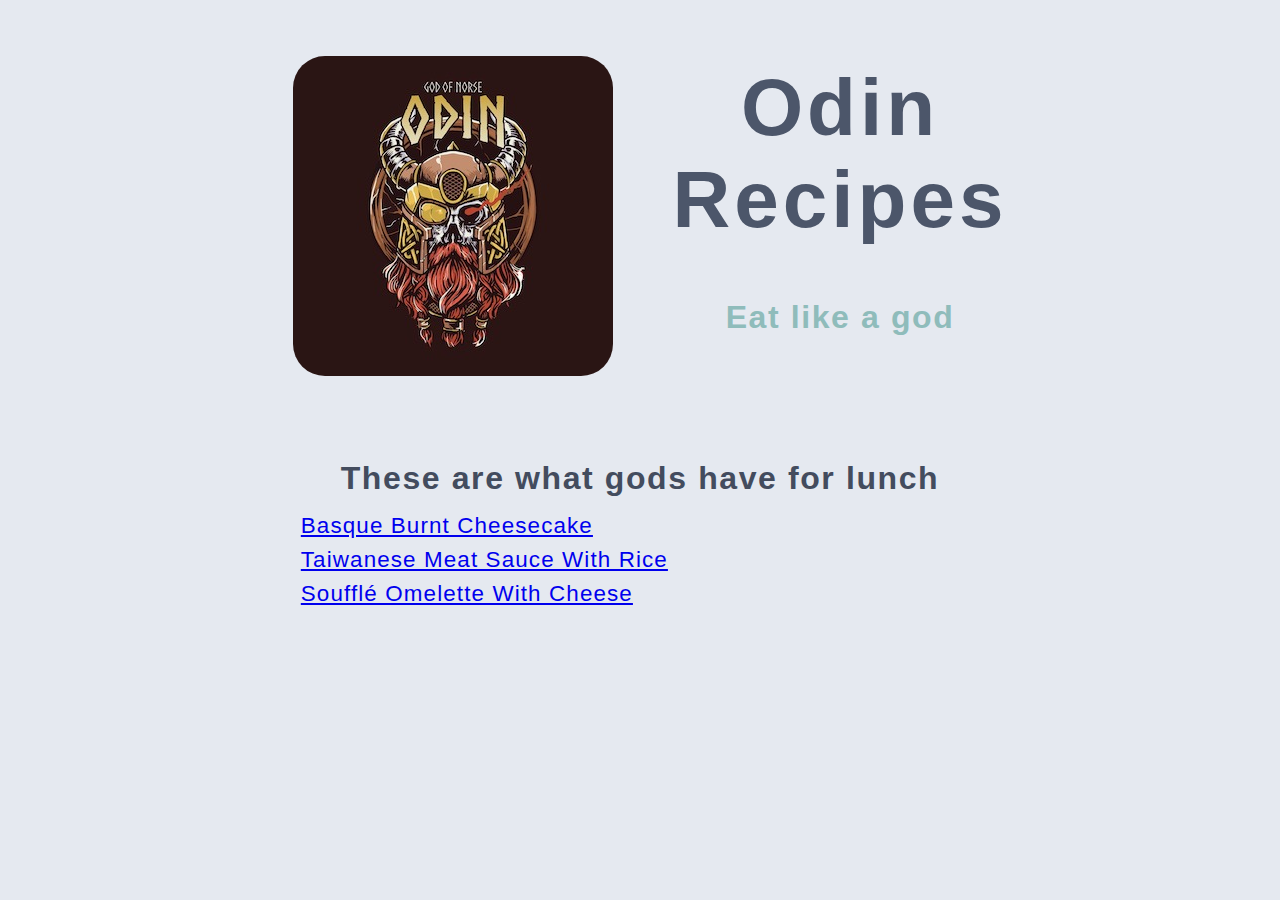
<file: index.html>
<!DOCTYPE html>
<html lang="en">
<head>
    <meta charset="UTF-8">
    <meta http-equiv="X-UA-Compatible" content="IE=edge">
    <meta name="viewport" content="width=device-width, initial-scale=1.0">
    <title>Odin Recipes</title>
    <link href="css/styles.css" rel="stylesheet">
</head>
<body>
    <div class="wrapper">
        <header>
            <div class="leftheader">
                <a href="https://darkchyld.github.io/odin-recipes/"><img src="img/odin-illustration.jpg" alt="An illustrated portrait of Odin. Click for home"></a>
            </div>
            <div class="rightheader">
                <h1>Odin Recipes</h1>
                <h3>Eat like a god</h3>
            </div>
        </header>
        <h3>These are what gods have for lunch</h3>
            <ul class="mainul">
                <li><a href="recipes/burnt-cheesecake.html">Basque Burnt Cheesecake</a></li>
                <li><a href="recipes/luroufan.html">Taiwanese Meat Sauce With Rice</a></li>
                <li><a href="recipes/souffle-omelette.html">Soufflé Omelette With Cheese</a></li>
            </ul>
    </div>
</body>
</html>
</file>
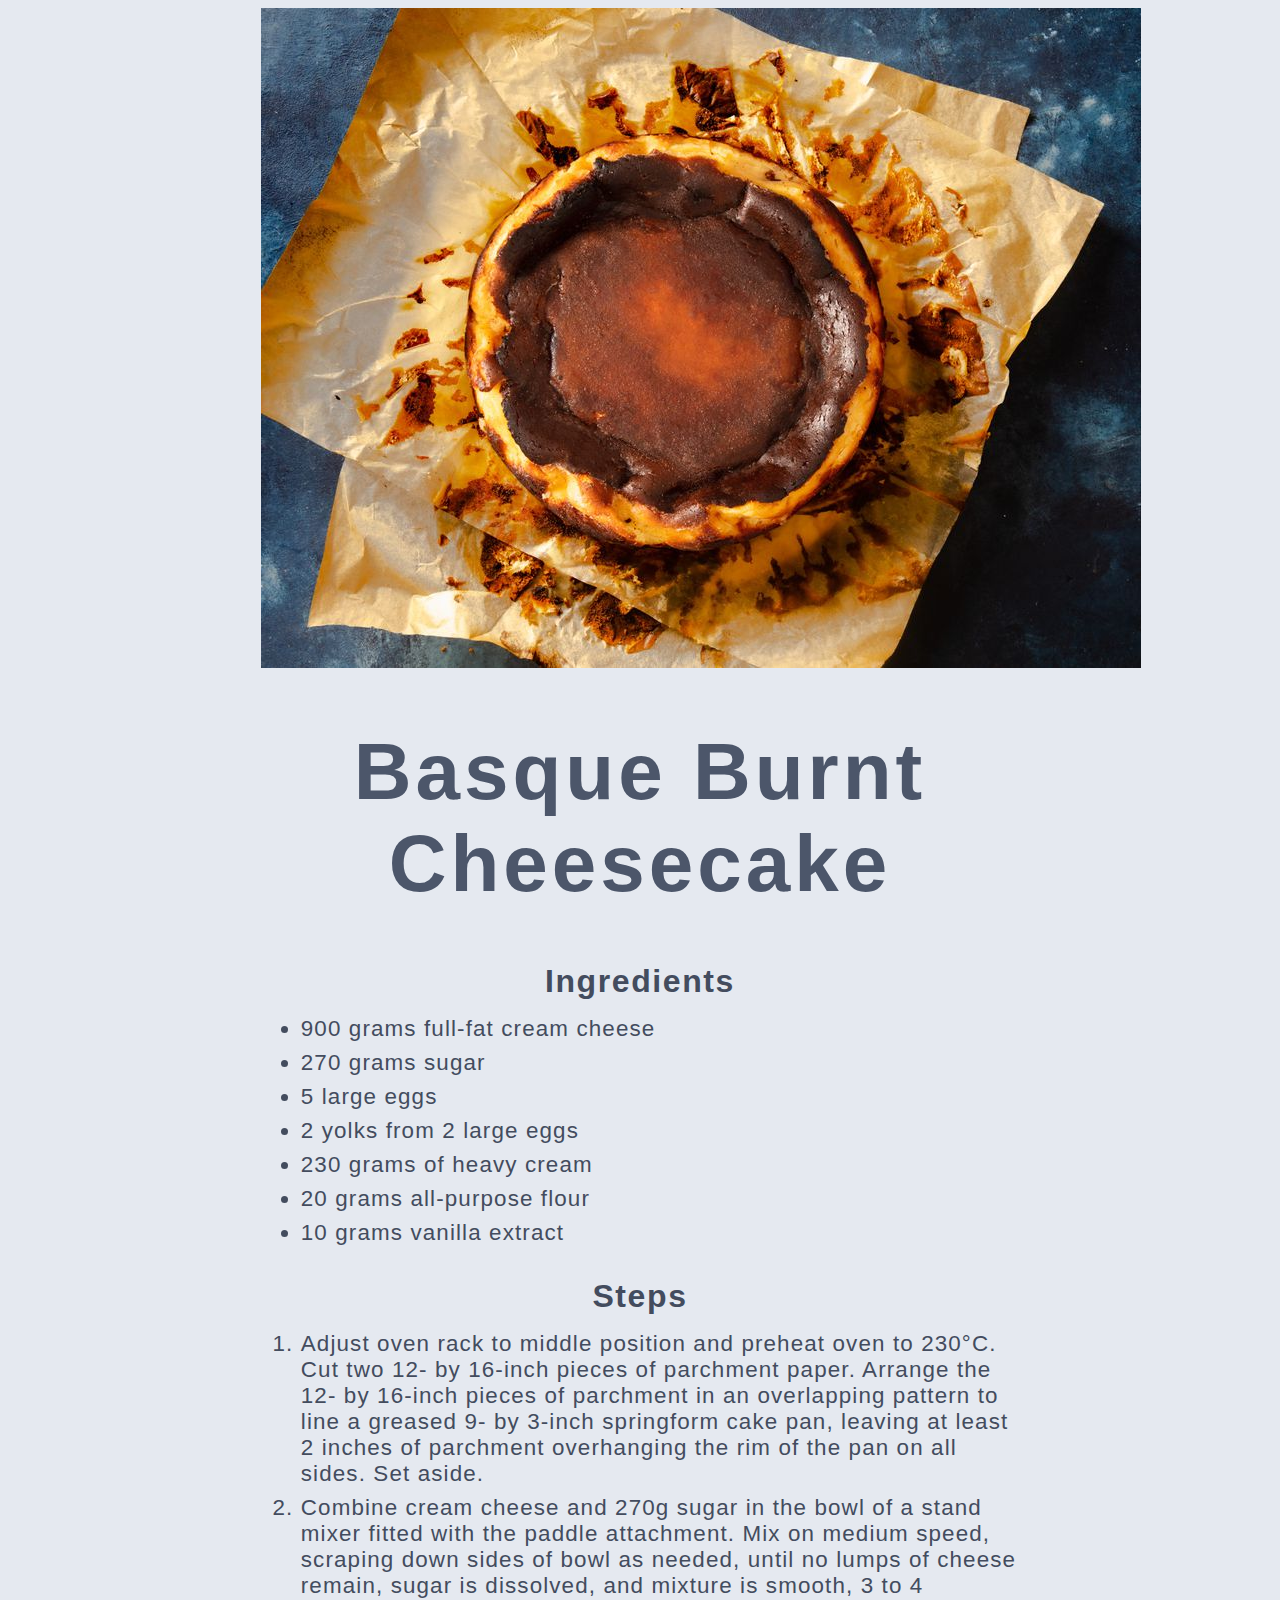
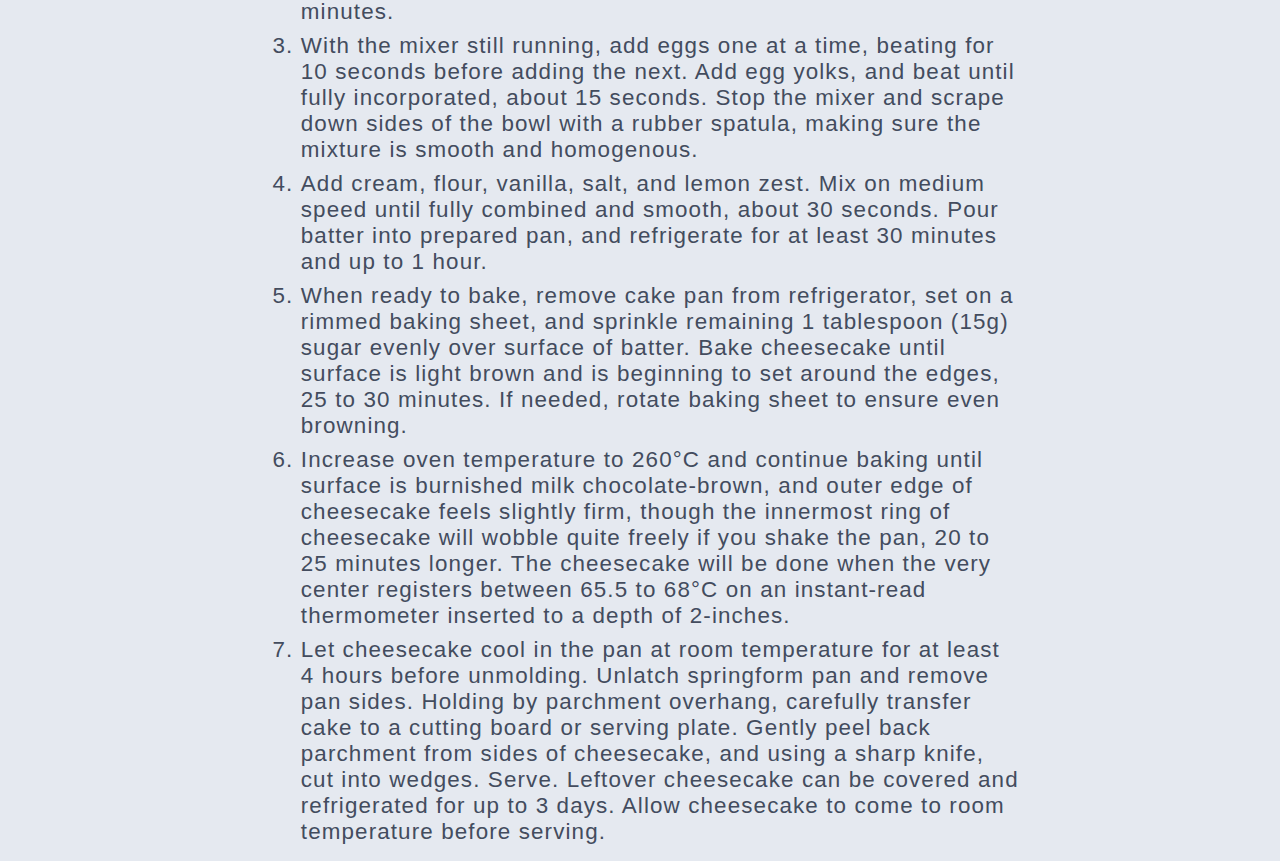
<file: recipes/burnt-cheesecake.html>
<!DOCTYPE html>
<html lang="en">
<head>
    <meta charset="UTF-8">
    <meta http-equiv="X-UA-Compatible" content="IE=edge">
    <meta name="viewport" content="width=device-width, initial-scale=1.0">
    <title>Basque Burnt Cheesecake</title>
    <link href="../css/styles.css" rel="stylesheet">
</head>
<body>
    <div class="wrapper">
    <img src="../img/Burnt_cheesecake.jpg"></img>
    <h1>Basque Burnt Cheesecake</h1>
        <h3>Ingredients</h3>
            <ul>
                <li>900 grams full-fat cream cheese</li>
                <li>270 grams sugar</li>
                <li>5 large eggs</li>
                <li>2 yolks from 2 large eggs</li>
                <li>230 grams of heavy cream</li>
                <li>20 grams all-purpose flour</li>
                <li>10 grams vanilla extract</li>
            </ul>
        <h3>Steps</h3>
            <ol>
                <li>Adjust oven rack to middle position and preheat oven to 230°C. Cut two 12- by 16-inch pieces of parchment paper. Arrange the 12- by 16-inch pieces of parchment in an overlapping pattern to line a greased 9- by 3-inch springform cake pan, leaving at least 2 inches of parchment overhanging the rim of the pan on all sides. Set aside.</li>
                <li>Combine cream cheese and 270g sugar in the bowl of a stand mixer fitted with the paddle attachment. Mix on medium speed, scraping down sides of bowl as needed, until no lumps of cheese remain, sugar is dissolved, and mixture is smooth, 3 to 4 minutes.</li>
                <li>With the mixer still running, add eggs one at a time, beating for 10 seconds before adding the next. Add egg yolks, and beat until fully incorporated, about 15 seconds. Stop the mixer and scrape down sides of the bowl with a rubber spatula, making sure the mixture is smooth and homogenous.</li>
                <li>Add cream, flour, vanilla, salt, and lemon zest. Mix on medium speed until fully combined and smooth, about 30 seconds. Pour batter into prepared pan, and refrigerate for at least 30 minutes and up to 1 hour.</li>
                <li>When ready to bake, remove cake pan from refrigerator, set on a rimmed baking sheet, and sprinkle remaining 1 tablespoon (15g) sugar evenly over surface of batter. Bake cheesecake until surface is light brown and is beginning to set around the edges, 25 to 30 minutes. If needed, rotate baking sheet to ensure even browning.</li>
                <li>Increase oven temperature to 260°C and continue baking until surface is burnished milk chocolate-brown, and outer edge of cheesecake feels slightly firm, though the innermost ring of cheesecake will wobble quite freely if you shake the pan, 20 to 25 minutes longer. The cheesecake will be done when the very center registers between 65.5 to 68°C on an instant-read thermometer inserted to a depth of 2-inches.</li>
                <li>Let cheesecake cool in the pan at room temperature for at least 4 hours before unmolding. Unlatch springform pan and remove pan sides. Holding by parchment overhang, carefully transfer cake to a cutting board or serving plate. Gently peel back parchment from sides of cheesecake, and using a sharp knife, cut into wedges. Serve. Leftover cheesecake can be covered and refrigerated for up to 3 days. Allow cheesecake to come to room temperature before serving.</li>
            </ol>
    </div>
</body>
</html>
</file>
<file: css/styles.css>
body {
    background-color: #E5E9F0;
    font-family: 'Gill Sans', 'Gill Sans MT', Calibri, 'Trebuchet MS', sans-serif;
}
.wrapper {
    width: 60%;
    margin: 0 auto;
}
header {
    display: flex;
    flex-flow: row nowrap;
    justify-content: space-between;
    padding: 0rem;
    border: 0px dotted #B48EAD
}
.leftheader {
    flex-basis: 40%;
    text-align: right;
    padding: 3rem 2rem;
    border: 0px solid black
}
.leftheader img {
    border-radius: 2rem;
    border: 0px solid black
}
.rightheader {
    flex-basis: 60%;
    padding-left: 1rem;
    border: 0px solid black
}
.rightheader h3 {
    font-family: Verdana, Geneva, Tahoma, sans-serif;
    font-size: 2rem;
    color:#8FBCBB;
    letter-spacing: 0.05em;
}
h1 {
    font-size: 5rem;
    color: #4C566A;
    text-align: center;
    letter-spacing: 0.05em;
}
h3 {
    font-size: 2rem;
    color:#434C5E;
    text-align: center;
    letter-spacing: 0.05em;
    margin-bottom: 1rem;
    border: 0px solid black
}
.mainul {
    /* this is to disable the list style on the main page */
    list-style-type: none;
    border: 0px solid black
}
li {
    font-size: 1.4rem;
    color:#434C5E;
    margin: 0.5rem auto;
    letter-spacing: 0.05em;
    border: 0px solid black
}
</file>
